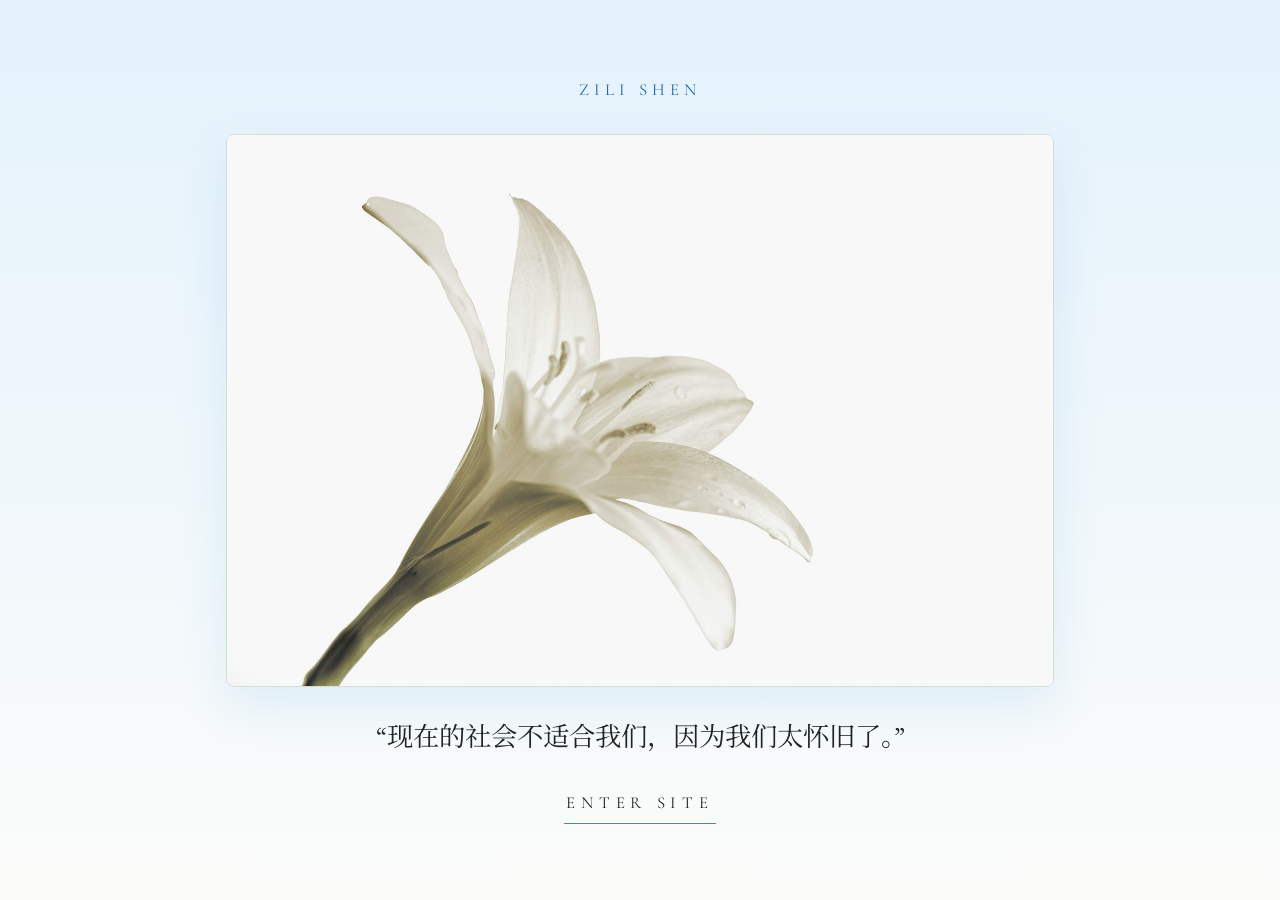
<file: index.html>
<!DOCTYPE html>
<html lang="en">
<head>
  <meta charset="UTF-8" />
  <meta name="viewport" content="width=device-width, initial-scale=1.0" />
  <title>Zili Shen</title>
  <meta name="description" content="Zili Shen. Marxist feminist; technology and gender; platform capitalism." />
  <link rel="preconnect" href="https://fonts.googleapis.com" />
  <link rel="preconnect" href="https://fonts.gstatic.com" crossorigin />
  <link href="https://fonts.googleapis.com/css2?family=Cormorant+Garamond:ital,wght@0,500;0,600;1,500&family=EB+Garamond:ital,wght@0,400;0,500;1,400&family=Noto+Serif+SC:wght@400;500&display=swap" rel="stylesheet" />
  <link rel="stylesheet" href="styles.css" />
</head>
<body class="splash-body">
  <main class="splash">
    <p class="splash__eyebrow">Zili Shen</p>

    <div class="splash__frame">
      <!-- Lily photo by Adrian Dale (Unsplash, free to use). -->
      <img src="lily.jpg" alt="A white lily" />
    </div>

    <p class="splash__quote">“现在的社会不适合我们，因为我们太怀旧了。”</p>

    <a class="enter" href="about.html">Enter Site</a>
  </main>
</body>
</html>
</file>
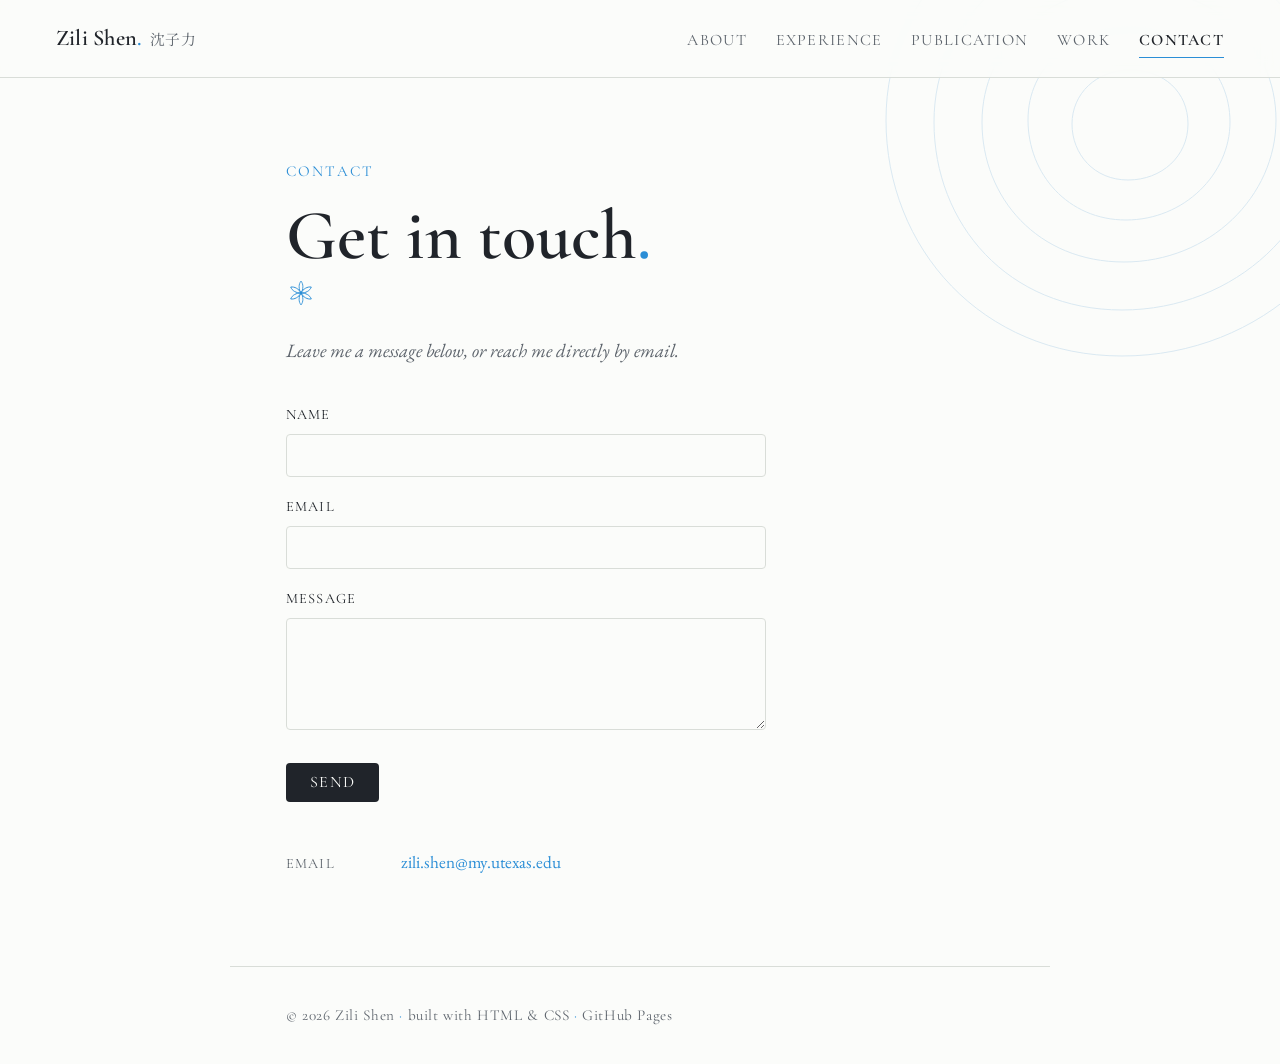
<file: contact.html>
<!DOCTYPE html>
<html lang="en">
<head>
  <meta charset="UTF-8" />
  <meta name="viewport" content="width=device-width, initial-scale=1.0" />
  <title>Contact — Zili Shen</title>
  <link rel="preconnect" href="https://fonts.googleapis.com" />
  <link rel="preconnect" href="https://fonts.gstatic.com" crossorigin />
  <link href="https://fonts.googleapis.com/css2?family=Cormorant+Garamond:ital,wght@0,500;0,600;1,500&family=EB+Garamond:ital,wght@0,400;0,500;1,400&family=Noto+Serif+SC:wght@400;500&display=swap" rel="stylesheet" />
  <link rel="stylesheet" href="styles.css" />
</head>
<body>
  <nav class="nav">
    <a href="about.html" class="nav__name">Zili Shen<span class="dot">.</span><span class="nav__zh">沈子力</span></a>
    <div class="nav__links">
      <a href="about.html">about</a>
      <a href="experience.html">experience</a>
      <a href="publication.html">publication</a>
      <a href="work.html">work</a>
      <a href="contact.html" class="is-active">contact</a>
    </div>
  </nav>

  <main class="page reveal">
    <p class="eyebrow">Contact</p>
    <h2 class="page-title">Get in touch<span class="dot">.</span></h2>
    <svg class="lily-mark" viewBox="0 0 48 48" fill="none" stroke="currentColor" stroke-width="1.4" aria-hidden="true">
      <path d="M24 25 C20 17 20 10 24 5 C28 10 28 17 24 25 Z"/>
      <path d="M24 25 C20 17 20 10 24 5 C28 10 28 17 24 25 Z" transform="rotate(60 24 24)"/>
      <path d="M24 25 C20 17 20 10 24 5 C28 10 28 17 24 25 Z" transform="rotate(120 24 24)"/>
      <path d="M24 25 C20 17 20 10 24 5 C28 10 28 17 24 25 Z" transform="rotate(180 24 24)"/>
      <path d="M24 25 C20 17 20 10 24 5 C28 10 28 17 24 25 Z" transform="rotate(240 24 24)"/>
      <path d="M24 25 C20 17 20 10 24 5 C28 10 28 17 24 25 Z" transform="rotate(300 24 24)"/>
      <circle cx="24" cy="24" r="2.3" fill="currentColor" stroke="none"/>
    </svg>
    <p class="lead">Leave me a message below, or reach me directly by email.</p>

    <!-- =========================================================
         CONTACT FORM — to make it actually deliver messages:
         1. Sign up free at https://formspree.io (or web3forms.com / getform.io).
         2. Create a form and copy your endpoint URL.
         3. Replace YOUR_FORM_ID in action="..." below with it.
         GitHub Pages can't receive messages itself; the form service does,
         and emails each submission to you.
         ========================================================= -->
    <form class="form" action="https://formspree.io/f/mkolwyjk" method="POST">
      <label for="name">Name</label>
      <input id="name" type="text" name="name" required />
      <label for="email">Email</label>
      <input id="email" type="email" name="email" required />
      <label for="message">Message</label>
      <textarea id="message" name="message" required></textarea>
      <button class="btn" type="submit">Send</button>
    </form>

    <ul class="contact-list">
      <li><span class="k">email</span> <a href="mailto:zili.shen@my.utexas.edu">zili.shen@my.utexas.edu</a></li>
    </ul>
  </main>

  <footer class="foot">&copy; 2026 Zili Shen <span class="dot">&middot;</span> built with HTML &amp; CSS <span class="dot">&middot;</span> GitHub Pages</footer>
  <script>
    const io = new IntersectionObserver(es => es.forEach(e => { if (e.isIntersecting) e.target.classList.add('in'); }), { threshold: 0.08 });
    document.querySelectorAll('.reveal').forEach(el => io.observe(el));
  </script>
</body>
</html>
</file>
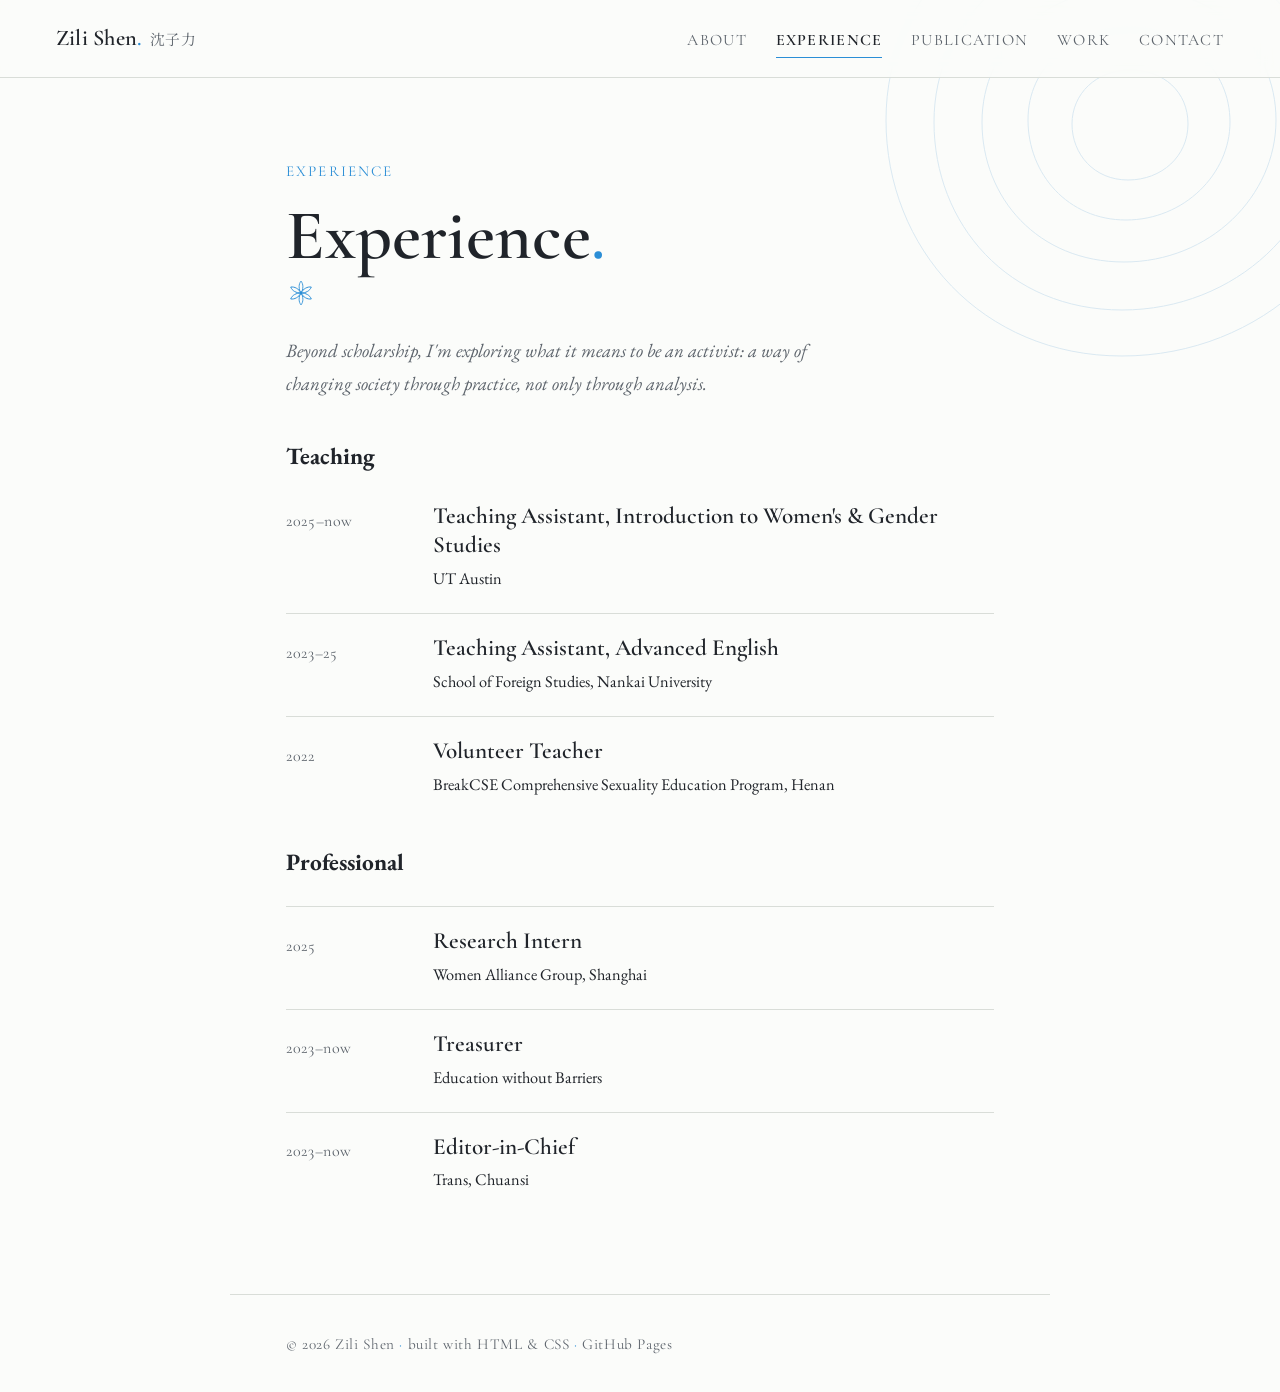
<file: experience.html>
<!DOCTYPE html>
<html lang="en">
<head>
  <meta charset="UTF-8" />
  <meta name="viewport" content="width=device-width, initial-scale=1.0" />
  <title>Experience — Zili Shen</title>
  <link rel="preconnect" href="https://fonts.googleapis.com" />
  <link rel="preconnect" href="https://fonts.gstatic.com" crossorigin />
  <link href="https://fonts.googleapis.com/css2?family=Cormorant+Garamond:ital,wght@0,500;0,600;1,500&family=EB+Garamond:ital,wght@0,400;0,500;1,400&family=Noto+Serif+SC:wght@400;500&display=swap" rel="stylesheet" />
  <link rel="stylesheet" href="styles.css" />
</head>
<body>
  <nav class="nav">
    <a href="about.html" class="nav__name">Zili Shen<span class="dot">.</span><span class="nav__zh">沈子力</span></a>
    <div class="nav__links">
      <a href="about.html">about</a>
      <a href="experience.html" class="is-active">experience</a>
      <a href="publication.html">publication</a>
      <a href="work.html">work</a>
      <a href="contact.html">contact</a>
    </div>
  </nav>

  <main class="page reveal">
    <p class="eyebrow">Experience</p>
    <h2 class="page-title">Experience<span class="dot">.</span></h2>
    <svg class="lily-mark" viewBox="0 0 48 48" fill="none" stroke="currentColor" stroke-width="1.4" aria-hidden="true">
      <path d="M24 25 C20 17 20 10 24 5 C28 10 28 17 24 25 Z"/>
      <path d="M24 25 C20 17 20 10 24 5 C28 10 28 17 24 25 Z" transform="rotate(60 24 24)"/>
      <path d="M24 25 C20 17 20 10 24 5 C28 10 28 17 24 25 Z" transform="rotate(120 24 24)"/>
      <path d="M24 25 C20 17 20 10 24 5 C28 10 28 17 24 25 Z" transform="rotate(180 24 24)"/>
      <path d="M24 25 C20 17 20 10 24 5 C28 10 28 17 24 25 Z" transform="rotate(240 24 24)"/>
      <path d="M24 25 C20 17 20 10 24 5 C28 10 28 17 24 25 Z" transform="rotate(300 24 24)"/>
      <circle cx="24" cy="24" r="2.3" fill="currentColor" stroke="none"/>
    </svg>

    <p class="lead">Beyond scholarship, I'm exploring what it means to be an activist: a way of changing society through practice, not only through analysis.</p>

    <h3 class="subhead">Teaching</h3>
    <div class="entry">
      <span class="entry__year">2025–now</span>
      <div><h3 class="entry__title">Teaching Assistant, Introduction to Women's &amp; Gender Studies</h3>
        <p class="entry__meta"><span class="entry__org">UT Austin</span></p></div>
    </div>
    <div class="entry">
      <span class="entry__year">2023–25</span>
      <div><h3 class="entry__title">Teaching Assistant, Advanced English</h3>
        <p class="entry__meta"><span class="entry__org">School of Foreign Studies, Nankai University</span></p></div>
    </div>
    <div class="entry">
      <span class="entry__year">2022</span>
      <div><h3 class="entry__title">Volunteer Teacher</h3>
        <p class="entry__meta"><span class="entry__org">BreakCSE Comprehensive Sexuality Education Program, Henan</span></p></div>
    </div>

    <h3 class="subhead">Professional</h3>
    <div class="entry">
      <span class="entry__year">2025</span>
      <div><h3 class="entry__title">Research Intern</h3>
        <p class="entry__meta"><span class="entry__org">Women Alliance Group, Shanghai</span></p></div>
    </div>
    <div class="entry">
      <span class="entry__year">2023–now</span>
      <div><h3 class="entry__title">Treasurer</h3>
        <p class="entry__meta"><span class="entry__org">Education without Barriers</span></p></div>
    </div>
    <div class="entry">
      <span class="entry__year">2023–now</span>
      <div><h3 class="entry__title">Editor-in-Chief</h3>
        <p class="entry__meta"><span class="entry__org">Trans, Chuansi</span></p></div>
    </div>
  </main>

  <footer class="foot">&copy; 2026 Zili Shen <span class="dot">&middot;</span> built with HTML &amp; CSS <span class="dot">&middot;</span> GitHub Pages</footer>
  <script>
    const io = new IntersectionObserver(es => es.forEach(e => { if (e.isIntersecting) e.target.classList.add('in'); }), { threshold: 0.08 });
    document.querySelectorAll('.reveal').forEach(el => io.observe(el));
  </script>
</body>
</html>
</file>
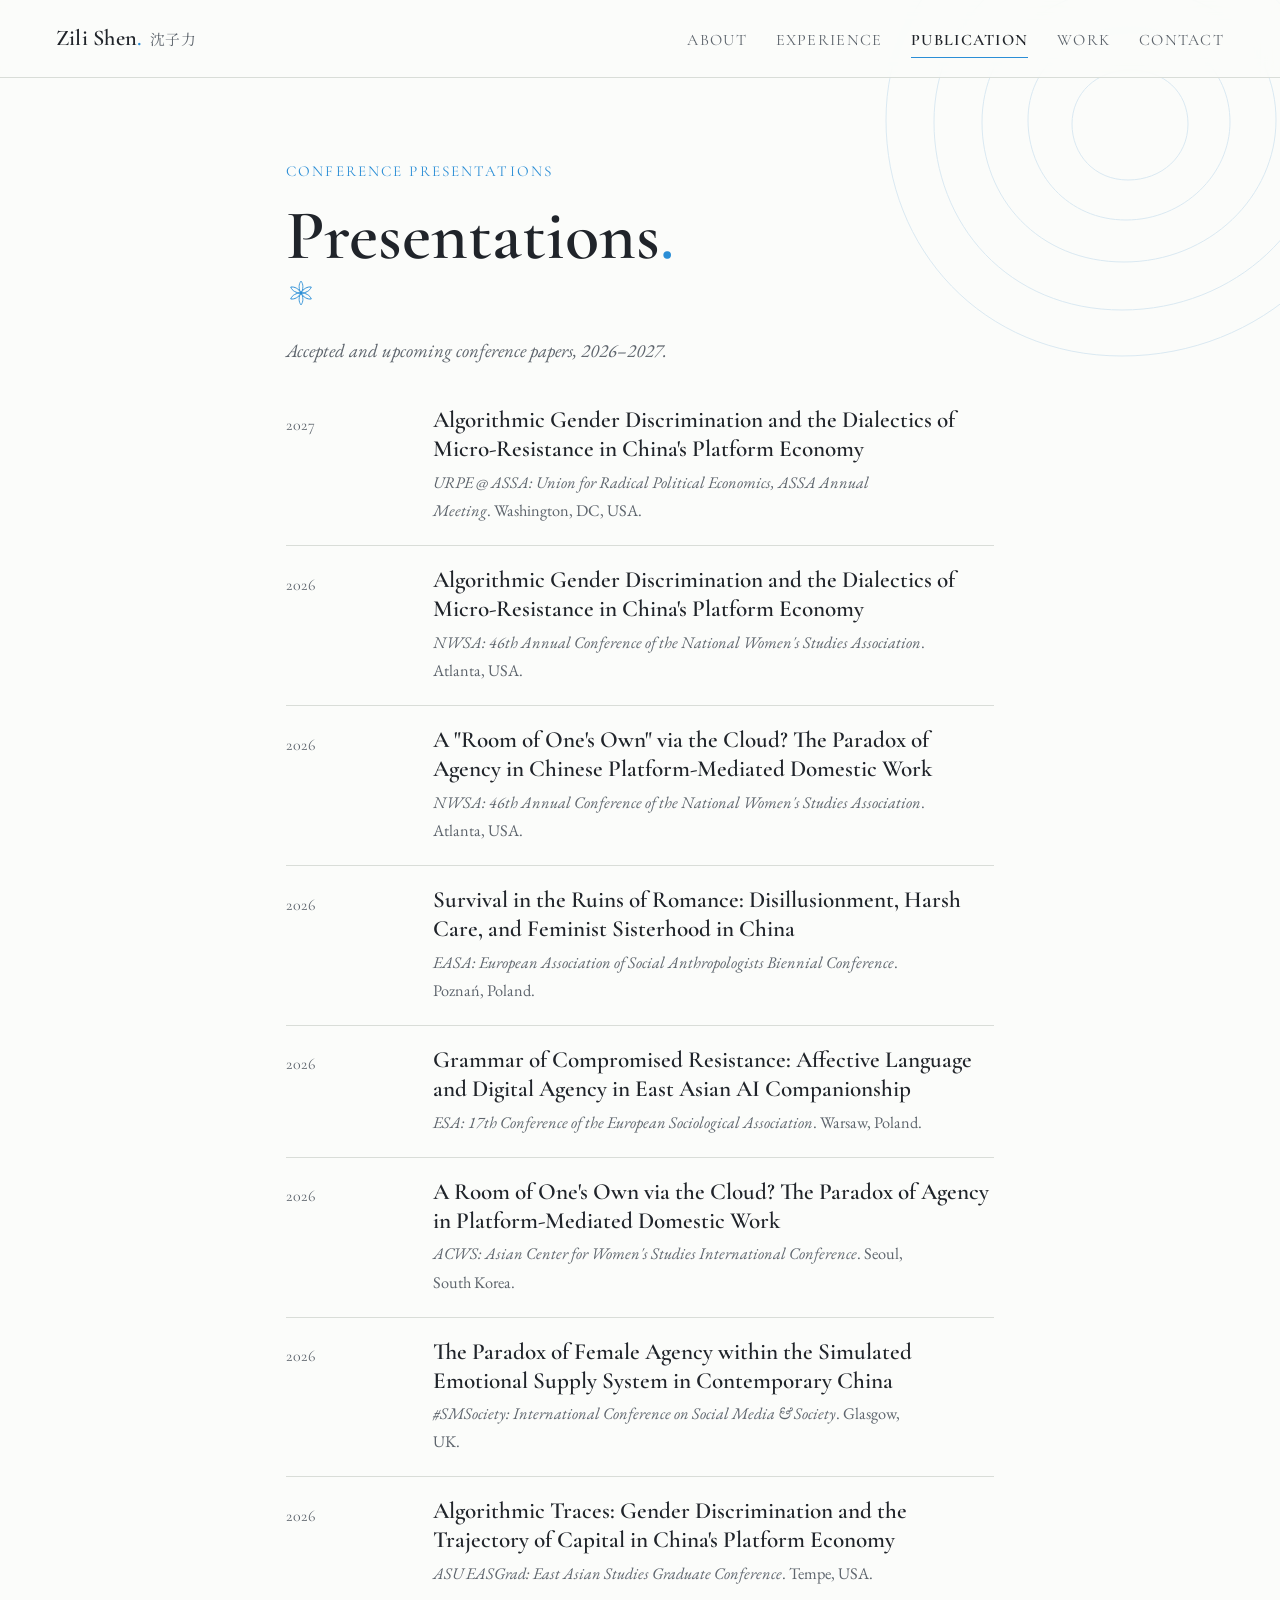
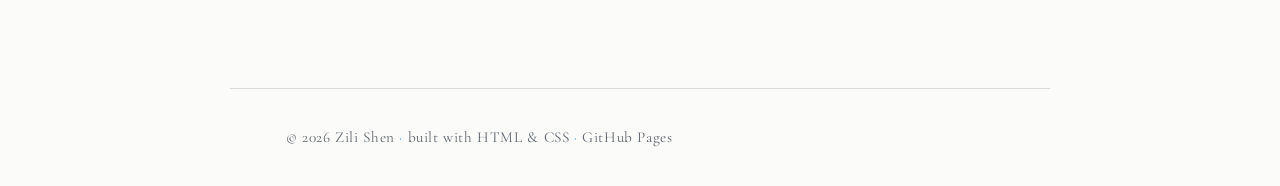
<file: publication.html>
<!DOCTYPE html>
<html lang="en">
<head>
  <meta charset="UTF-8" />
  <meta name="viewport" content="width=device-width, initial-scale=1.0" />
  <title>Conference Presentations — Zili Shen</title>
  <link rel="preconnect" href="https://fonts.googleapis.com" />
  <link rel="preconnect" href="https://fonts.gstatic.com" crossorigin />
  <link href="https://fonts.googleapis.com/css2?family=Cormorant+Garamond:ital,wght@0,500;0,600;1,500&family=EB+Garamond:ital,wght@0,400;0,500;1,400&family=Noto+Serif+SC:wght@400;500&display=swap" rel="stylesheet" />
  <link rel="stylesheet" href="styles.css" />
</head>
<body>
  <nav class="nav">
    <a href="about.html" class="nav__name">Zili Shen<span class="dot">.</span><span class="nav__zh">沈子力</span></a>
    <div class="nav__links">
      <a href="about.html">about</a>
      <a href="experience.html">experience</a>
      <a href="publication.html" class="is-active">publication</a>
      <a href="work.html">work</a>
      <a href="contact.html">contact</a>
    </div>
  </nav>

  <main class="page reveal">
    <p class="eyebrow">Conference Presentations</p>
    <h2 class="page-title">Presentations<span class="dot">.</span></h2>
    <svg class="lily-mark" viewBox="0 0 48 48" fill="none" stroke="currentColor" stroke-width="1.4" aria-hidden="true">
      <path d="M24 25 C20 17 20 10 24 5 C28 10 28 17 24 25 Z"/>
      <path d="M24 25 C20 17 20 10 24 5 C28 10 28 17 24 25 Z" transform="rotate(60 24 24)"/>
      <path d="M24 25 C20 17 20 10 24 5 C28 10 28 17 24 25 Z" transform="rotate(120 24 24)"/>
      <path d="M24 25 C20 17 20 10 24 5 C28 10 28 17 24 25 Z" transform="rotate(180 24 24)"/>
      <path d="M24 25 C20 17 20 10 24 5 C28 10 28 17 24 25 Z" transform="rotate(240 24 24)"/>
      <path d="M24 25 C20 17 20 10 24 5 C28 10 28 17 24 25 Z" transform="rotate(300 24 24)"/>
      <circle cx="24" cy="24" r="2.3" fill="currentColor" stroke="none"/>
    </svg>
    <p class="lead">Accepted and upcoming conference papers, 2026–2027.</p>

    <div class="entry">
      <span class="entry__year">2027</span>
      <div><h3 class="entry__title">Algorithmic Gender Discrimination and the Dialectics of Micro-Resistance in China's Platform Economy</h3>
        <p class="entry__meta"><span class="entry__venue">URPE @ ASSA: Union for Radical Political Economics, ASSA Annual Meeting</span>. Washington, DC, USA.</p></div>
    </div>
    <div class="entry">
      <span class="entry__year">2026</span>
      <div><h3 class="entry__title">Algorithmic Gender Discrimination and the Dialectics of Micro-Resistance in China's Platform Economy</h3>
        <p class="entry__meta"><span class="entry__venue">NWSA: 46th Annual Conference of the National Women's Studies Association</span>. Atlanta, USA.</p></div>
    </div>
    <div class="entry">
      <span class="entry__year">2026</span>
      <div><h3 class="entry__title">A "Room of One's Own" via the Cloud? The Paradox of Agency in Chinese Platform-Mediated Domestic Work</h3>
        <p class="entry__meta"><span class="entry__venue">NWSA: 46th Annual Conference of the National Women's Studies Association</span>. Atlanta, USA.</p></div>
    </div>
    <div class="entry">
      <span class="entry__year">2026</span>
      <div><h3 class="entry__title">Survival in the Ruins of Romance: Disillusionment, Harsh Care, and Feminist Sisterhood in China</h3>
        <p class="entry__meta"><span class="entry__venue">EASA: European Association of Social Anthropologists Biennial Conference</span>. Poznań, Poland.</p></div>
    </div>
    <div class="entry">
      <span class="entry__year">2026</span>
      <div><h3 class="entry__title">Grammar of Compromised Resistance: Affective Language and Digital Agency in East Asian AI Companionship</h3>
        <p class="entry__meta"><span class="entry__venue">ESA: 17th Conference of the European Sociological Association</span>. Warsaw, Poland.</p></div>
    </div>
    <div class="entry">
      <span class="entry__year">2026</span>
      <div><h3 class="entry__title">A Room of One's Own via the Cloud? The Paradox of Agency in Platform-Mediated Domestic Work</h3>
        <p class="entry__meta"><span class="entry__venue">ACWS: Asian Center for Women's Studies International Conference</span>. Seoul, South Korea.</p></div>
    </div>
    <div class="entry">
      <span class="entry__year">2026</span>
      <div><h3 class="entry__title">The Paradox of Female Agency within the Simulated Emotional Supply System in Contemporary China</h3>
        <p class="entry__meta"><span class="entry__venue">#SMSociety: International Conference on Social Media &amp; Society</span>. Glasgow, UK.</p></div>
    </div>
    <div class="entry">
      <span class="entry__year">2026</span>
      <div><h3 class="entry__title">Algorithmic Traces: Gender Discrimination and the Trajectory of Capital in China's Platform Economy</h3>
        <p class="entry__meta"><span class="entry__venue">ASU EASGrad: East Asian Studies Graduate Conference</span>. Tempe, USA.</p></div>
    </div>
  </main>

  <footer class="foot">&copy; 2026 Zili Shen <span class="dot">&middot;</span> built with HTML &amp; CSS <span class="dot">&middot;</span> GitHub Pages</footer>
  <script>
    const io = new IntersectionObserver(es => es.forEach(e => { if (e.isIntersecting) e.target.classList.add('in'); }), { threshold: 0.08 });
    document.querySelectorAll('.reveal').forEach(el => io.observe(el));
  </script>
</body>
</html>
</file>
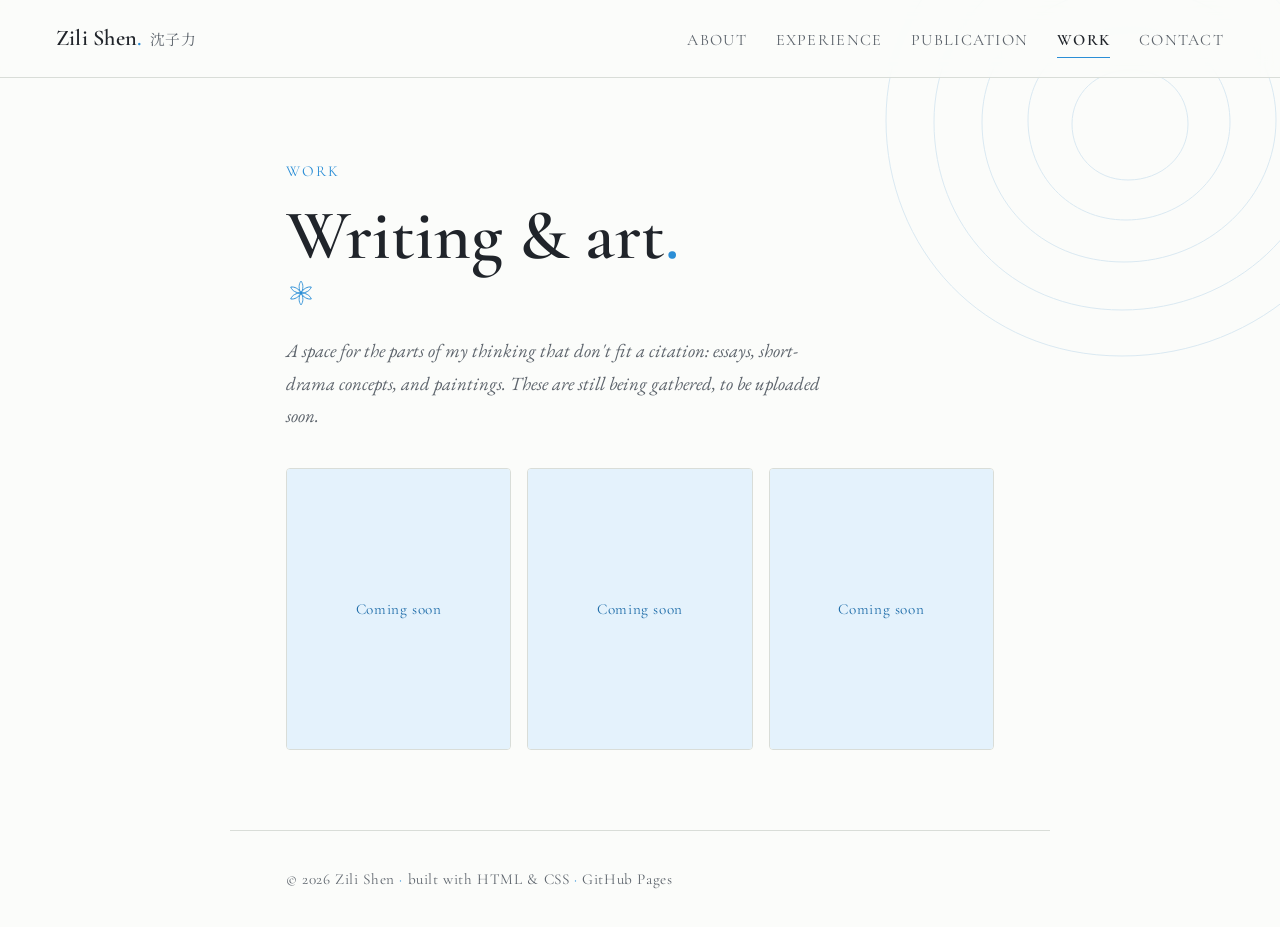
<file: work.html>
<!DOCTYPE html>
<html lang="en">
<head>
  <meta charset="UTF-8" />
  <meta name="viewport" content="width=device-width, initial-scale=1.0" />
  <title>Writing &amp; Art — Zili Shen</title>
  <link rel="preconnect" href="https://fonts.googleapis.com" />
  <link rel="preconnect" href="https://fonts.gstatic.com" crossorigin />
  <link href="https://fonts.googleapis.com/css2?family=Cormorant+Garamond:ital,wght@0,500;0,600;1,500&family=EB+Garamond:ital,wght@0,400;0,500;1,400&family=Noto+Serif+SC:wght@400;500&display=swap" rel="stylesheet" />
  <link rel="stylesheet" href="styles.css" />
</head>
<body>
  <nav class="nav">
    <a href="about.html" class="nav__name">Zili Shen<span class="dot">.</span><span class="nav__zh">沈子力</span></a>
    <div class="nav__links">
      <a href="about.html">about</a>
      <a href="experience.html">experience</a>
      <a href="publication.html">publication</a>
      <a href="work.html" class="is-active">work</a>
      <a href="contact.html">contact</a>
    </div>
  </nav>

  <main class="page reveal">
    <p class="eyebrow">Work</p>
    <h2 class="page-title">Writing &amp; art<span class="dot">.</span></h2>
    <svg class="lily-mark" viewBox="0 0 48 48" fill="none" stroke="currentColor" stroke-width="1.4" aria-hidden="true">
      <path d="M24 25 C20 17 20 10 24 5 C28 10 28 17 24 25 Z"/>
      <path d="M24 25 C20 17 20 10 24 5 C28 10 28 17 24 25 Z" transform="rotate(60 24 24)"/>
      <path d="M24 25 C20 17 20 10 24 5 C28 10 28 17 24 25 Z" transform="rotate(120 24 24)"/>
      <path d="M24 25 C20 17 20 10 24 5 C28 10 28 17 24 25 Z" transform="rotate(180 24 24)"/>
      <path d="M24 25 C20 17 20 10 24 5 C28 10 28 17 24 25 Z" transform="rotate(240 24 24)"/>
      <path d="M24 25 C20 17 20 10 24 5 C28 10 28 17 24 25 Z" transform="rotate(300 24 24)"/>
      <circle cx="24" cy="24" r="2.3" fill="currentColor" stroke="none"/>
    </svg>

    <p class="lead">A space for the parts of my thinking that don't fit a citation: essays, short-drama concepts, and paintings. These are still being gathered, to be uploaded soon.</p>

    <!-- When you're ready, replace a .tile__placeholder with: <img src="images/your-file.jpg" alt="..." /> -->
    <div class="gallery">
      <div class="tile"><div class="tile__placeholder"><span>Coming soon</span></div></div>
      <div class="tile"><div class="tile__placeholder"><span>Coming soon</span></div></div>
      <div class="tile"><div class="tile__placeholder"><span>Coming soon</span></div></div>
    </div>
  </main>

  <footer class="foot">&copy; 2026 Zili Shen <span class="dot">&middot;</span> built with HTML &amp; CSS <span class="dot">&middot;</span> GitHub Pages</footer>
  <script>
    const io = new IntersectionObserver(es => es.forEach(e => { if (e.isIntersecting) e.target.classList.add('in'); }), { threshold: 0.08 });
    document.querySelectorAll('.reveal').forEach(el => io.observe(el));
  </script>
</body>
</html>
</file>
<file: styles.css>
/* =========================================================
   Zili Shen — academic personal site
   Classic serif: EB Garamond (body) + Cormorant Garamond (headings).
   Headings in Cormorant Garamond. Palette: baby blue.

   SWITCH ACCENT — edit --accent / --accent-deep / --accent-tint:
     baby blue (current) #2b8ed6 / #1c6ba8 / #e4f2fc
     violet               #4f2ee6 / #3a1fb0 / #ece9fd
   ========================================================= */

:root {
  --paper:     #fbfcfa;
  --panel:     #eef3f0;
  --ink:       #20242a;
  --ink-soft:  #5d646c;
  --line:      #d9ddd8;

  --accent:      #2b8ed6;
  --accent-deep: #1c6ba8;
  --accent-tint: #e4f2fc;

  --display: "Cormorant Garamond", "Noto Serif SC", Georgia, serif;
  --body:    "EB Garamond", "Noto Serif SC", Georgia, serif;
  --maxw: 820px;
}

* { box-sizing: border-box; }
html { scroll-behavior: smooth; }

body {
  margin: 0;
  position: relative;
  background: var(--paper);
  color: var(--ink);
  font-family: var(--body);
  font-size: 20px;
  line-height: 1.72;
  -webkit-font-smoothing: antialiased;
  text-rendering: optimizeLegibility;
}

/* faint topographic texture, top-right, like a contour map */
body::before {
  content: "";
  position: fixed; top: 0; right: 0; width: 620px; height: 620px;
  z-index: -1; pointer-events: none; opacity: 0.5;
  background: no-repeat top right / contain;
  background-image: url("data:image/svg+xml,%3Csvg xmlns='http://www.w3.org/2000/svg' viewBox='0 0 620 620' fill='none' stroke='%23b9d6ea' stroke-width='1'%3E%3Cpath d='M470 70c34 0 58 22 58 54s-26 56-60 56-56-26-56-56 24-54 58-54z'/%3E%3Cpath d='M470 30c58 0 100 40 100 92s-46 98-104 98-98-46-98-100 44-90 102-90z'/%3E%3Cpath d='M470-12c84 0 146 56 146 132s-66 142-152 142-142-64-142-140 64-134 148-134z'/%3E%3Cpath d='M470-58c112 0 196 78 196 180s-90 188-204 188-188-86-188-188 84-180 196-180z'/%3E%3Cpath d='M470-104c140 0 244 98 244 226s-112 234-252 234-236-108-236-236 104-224 244-224z'/%3E%3C/svg%3E");
}

a { color: var(--accent); text-decoration: none; }
a:hover { color: var(--accent-deep); }
:focus-visible { outline: 2px solid var(--accent); outline-offset: 3px; border-radius: 2px; }

/* lily motif */
.lily-mark { width: 30px; height: 30px; color: var(--accent); display: block; margin: 0.4rem 0 1.7rem; }

/* ---------- nav ---------- */
.nav {
  position: sticky; top: 0; z-index: 20;
  display: flex; align-items: baseline; justify-content: space-between;
  gap: 1rem; padding: 1.2rem clamp(1.25rem, 5vw, 3.5rem);
  background: color-mix(in srgb, var(--paper) 84%, transparent);
  backdrop-filter: blur(8px);
  border-bottom: 1px solid var(--line);
}
.nav__name { font-family: var(--display); font-weight: 600; font-size: 1.4rem; letter-spacing: 0.01em; color: var(--ink); }
.nav__name .dot { color: var(--accent); }
.nav__zh { font-family: var(--display); font-size: 0.66em; font-weight: 400; letter-spacing: 0.03em; color: var(--ink-soft); margin-left: 0.5em; }
.nav__links { display: flex; flex-wrap: wrap; gap: clamp(0.8rem, 2.4vw, 1.8rem); font-family: var(--display); font-size: 1rem; text-transform: uppercase; letter-spacing: 0.08em; }
.nav__links a { color: var(--ink-soft); padding-bottom: 2px; }
.nav__links a:hover { color: var(--accent); }
.nav__links a.is-active { color: var(--ink); font-weight: 600; border-bottom: 1px solid var(--accent); }

/* ---------- page shell ---------- */
.page { max-width: var(--maxw); margin: 0 auto; padding: clamp(2.5rem, 7vw, 5rem) clamp(1.25rem, 5vw, 3.5rem) 5rem; }
.eyebrow { font-family: var(--display); font-size: 0.95rem; letter-spacing: 0.14em; color: var(--accent); margin: 0 0 1rem; text-transform: uppercase; }
.page-title { font-family: var(--display); font-weight: 600; letter-spacing: 0; font-size: clamp(2.8rem, 7vw, 4.4rem); line-height: 1.02; margin: 0; }
.page-title .dot { color: var(--accent); }
.lead { font-size: 1.18rem; font-style: italic; color: var(--ink-soft); max-width: 60ch; margin: 0 0 2.2rem; }
.prose p { margin: 0 0 1.3rem; max-width: 62ch; }
.prose p .zh { font-family: var(--body); }

/* section label in a distinct (display) font, e.g. "Education" */
.label {
  font-family: var(--display); text-transform: uppercase; letter-spacing: 0.16em;
  font-size: 1.05rem; font-weight: 600; color: var(--ink);
  margin: 2.8rem 0 1.1rem; padding-bottom: 0.5rem; border-bottom: 1px solid var(--line);
}

/* ---------- featured photo (replaces portrait) ---------- */
.feature-img { max-width: min(420px, 100%); margin: 0 0 2.2rem; }
.feature-img img { width: 100%; height: auto; display: block; border: 1px solid var(--line); border-radius: 3px; }
.feature-img figcaption { font-family: var(--display); font-size: 0.85rem; letter-spacing: 0.06em; color: var(--ink-soft); margin-top: 0.5rem; text-transform: uppercase; }

/* ---------- education list ---------- */
.edu { list-style: none; padding: 0; margin: 0; }
.edu li { padding: 0.65rem 0; border-top: 1px solid var(--line); font-size: 1.08rem; }
.edu li:first-child { border-top: 0; }
.edu .where { color: var(--ink-soft); }

/* ---------- entries (experience / publication) ---------- */
.entry { display: grid; grid-template-columns: 8rem 1fr; gap: 1.2rem; padding: 1.25rem 0; border-top: 1px solid var(--line); }
.entry:first-of-type { border-top: 0; padding-top: 0.2rem; }
.entry__year { font-family: var(--display); font-size: 1rem; letter-spacing: 0.04em; color: var(--ink-soft); padding-top: 0.35rem; }
.entry__title { font-family: var(--display); font-weight: 600; font-size: 1.45rem; line-height: 1.25; margin: 0 0 0.3rem; transition: color 0.15s ease; }
.entry:hover .entry__title { color: var(--accent); }
.entry__meta { font-size: 1.02rem; color: var(--ink-soft); margin: 0; max-width: 62ch; }
.entry__org { color: var(--ink); }
.entry__venue { font-style: italic; }

/* ---------- chips ---------- */
.chips { display: flex; flex-wrap: wrap; gap: 0.55rem; margin: 0.4rem 0 0; padding: 0; list-style: none; }
.chip { font-family: var(--display); font-size: 0.95rem; letter-spacing: 0.03em; padding: 0.3rem 0.85rem; border-radius: 999px; background: var(--accent-tint); color: var(--accent-deep); }

/* ---------- work gallery ---------- */
.gallery { display: grid; grid-template-columns: repeat(3, 1fr); gap: 1rem; }
.tile { aspect-ratio: 4/5; border: 1px solid var(--line); border-radius: 4px; overflow: hidden; background: var(--panel); display: block; }
.tile img { width: 100%; height: 100%; object-fit: cover; display: block; }
.tile__placeholder { width: 100%; height: 100%; display: grid; place-items: center; padding: 1rem; background: var(--accent-tint); }
.tile__placeholder span { font-family: var(--display); font-size: 0.95rem; letter-spacing: 0.04em; color: var(--accent-deep); text-align: center; }

/* ---------- contact ---------- */
.form { max-width: 30rem; margin-top: 0.5rem; }
.form label { display: block; font-family: var(--display); text-transform: uppercase; letter-spacing: 0.08em; font-size: 0.9rem; margin: 1.1rem 0 0.4rem; }
.form input, .form textarea { width: 100%; font-family: var(--body); font-size: 1.05rem; color: var(--ink); background: var(--paper); border: 1px solid var(--line); border-radius: 4px; padding: 0.6rem 0.8rem; }
.form input:focus, .form textarea:focus { outline: 2px solid var(--accent); outline-offset: 1px; border-color: transparent; }
.form textarea { min-height: 7rem; resize: vertical; }
.btn { display: inline-block; font-family: var(--display); text-transform: uppercase; letter-spacing: 0.08em; font-size: 1rem; color: var(--paper); background: var(--ink); border: 0; cursor: pointer; padding: 0.6rem 1.5rem; border-radius: 4px; margin-top: 1.4rem; transition: background 0.2s ease; }
.btn:hover { background: var(--accent); color: var(--paper); }
.contact-list { list-style: none; padding: 0; margin: 2.4rem 0 0; font-size: 1.08rem; }
.contact-list li { padding: 0.5rem 0; }
.contact-list .k { font-family: var(--display); text-transform: uppercase; letter-spacing: 0.08em; font-size: 0.9rem; color: var(--ink-soft); display: inline-block; min-width: 7rem; }

/* ---------- footer ---------- */
.foot { border-top: 1px solid var(--line); padding: 2.2rem clamp(1.25rem, 5vw, 3.5rem); font-family: var(--display); letter-spacing: 0.04em; font-size: 0.95rem; color: var(--ink-soft); max-width: var(--maxw); margin: 0 auto; }
.foot .dot { color: var(--accent); }

/* ---------- splash / gate ---------- */
.splash-body { margin: 0; min-height: 100vh; display: flex; background: linear-gradient(180deg, var(--accent-tint), var(--paper)); }
.splash-body::before { display: none; }
.splash { margin: auto; width: 100%; max-width: 940px; padding: 5vh clamp(1.25rem, 5vw, 3.5rem); display: flex; flex-direction: column; align-items: center; gap: 1.8rem; }
.splash__eyebrow { font-family: var(--display); font-size: 1.05rem; letter-spacing: 0.3em; text-transform: uppercase; color: var(--accent-deep); margin: 0; }
.splash__frame { width: 100%; border: 1px solid var(--line); border-radius: 8px; overflow: hidden; background: #fff; box-shadow: 0 18px 50px rgba(43,142,214,0.12); }
.splash__frame img { display: block; width: 100%; height: auto; }
.splash__marquee { width: 100%; overflow: hidden; white-space: nowrap; -webkit-mask: linear-gradient(90deg, transparent, #000 12%, #000 88%, transparent); mask: linear-gradient(90deg, transparent, #000 12%, #000 88%, transparent); }
.splash__marquee span { display: inline-block; font-family: var(--body); font-style: normal; font-size: clamp(1.2rem, 2.8vw, 1.7rem); color: var(--ink-soft); letter-spacing: 0.02em; animation: marq 28s linear infinite; }
.splash__quote { font-family: var(--body); font-size: clamp(1.15rem, 2.8vw, 1.65rem); color: var(--ink); text-align: center; max-width: 34rem; margin: 0; line-height: 1.7; }
.enter { font-family: var(--display); letter-spacing: 0.34em; font-size: 1.05rem; text-transform: uppercase; color: var(--ink); border-bottom: 1px solid var(--accent); padding: 0 2px 5px; transition: color 0.2s ease; }
.enter:hover { color: var(--accent); }
@keyframes marq { from { transform: translateX(0); } to { transform: translateX(-50%); } }

/* ---------- motion ---------- */
.reveal { opacity: 0; transform: translateY(12px); transition: opacity 0.6s ease, transform 0.6s ease; }
.reveal.in { opacity: 1; transform: none; }

/* ---------- responsive ---------- */
@media (max-width: 560px) {
  body { font-size: 19px; }
  .gallery { grid-template-columns: repeat(2, 1fr); }
  .entry { grid-template-columns: 1fr; gap: 0.3rem; }
  body::before { width: 360px; height: 360px; }
}
@media (prefers-reduced-motion: reduce) {
  html { scroll-behavior: auto; }
  .reveal { opacity: 1; transform: none; transition: none; }
  .splash__marquee span { animation: none; }
}
</file>
